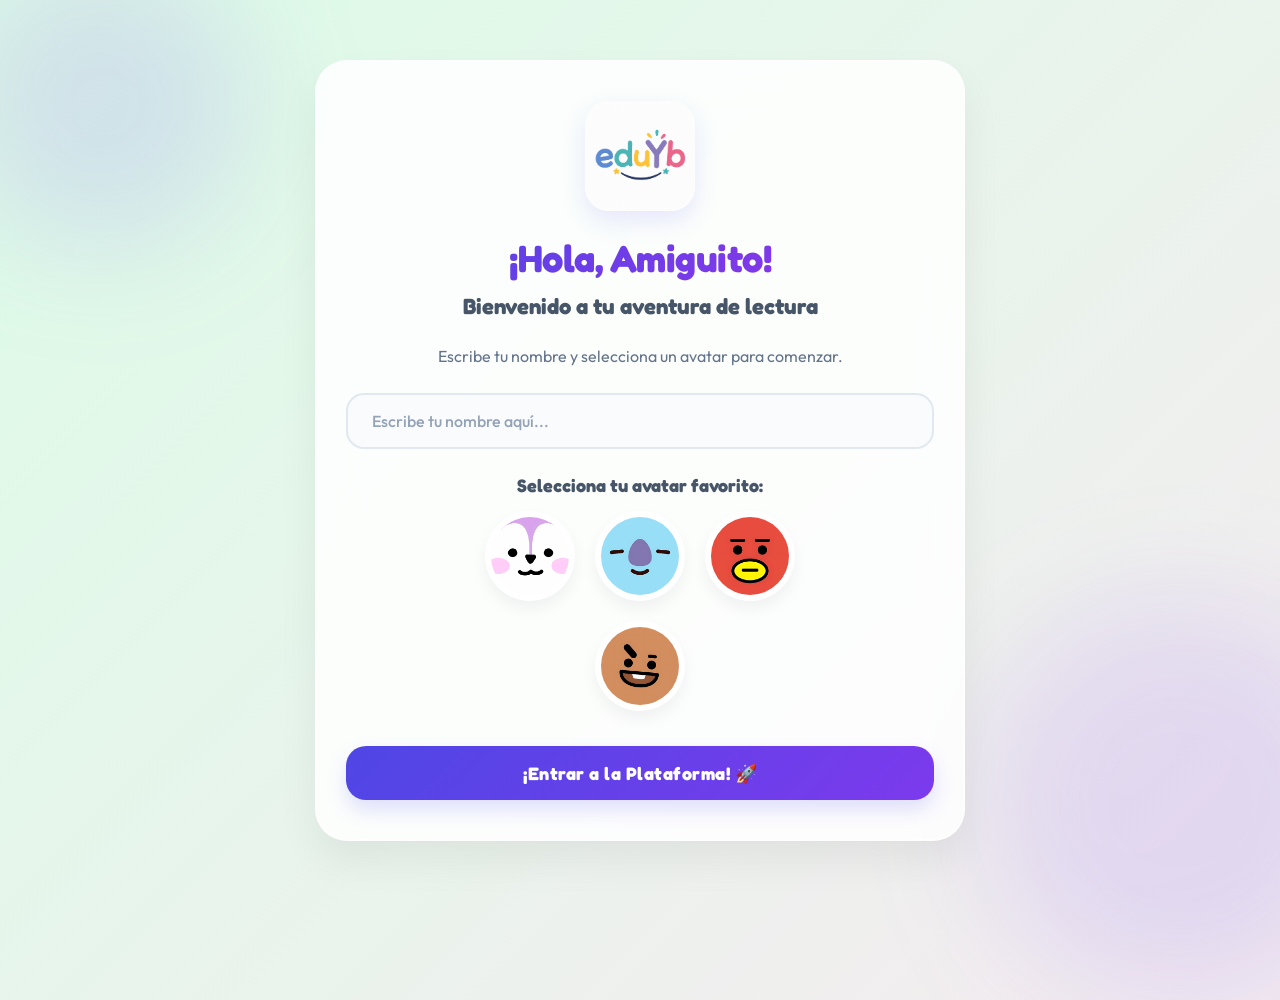
<file: index.html>
<!DOCTYPE html>
<html lang="es">
<head>
    <meta charset="UTF-8">
    <meta name="viewport" content="width=device-width, initial-scale=1.0">
    <meta name="description" content="Plataforma interactiva de lectura de Caperucita Roja para 4° de educación básica. Aprende con audio, resaltado de texto y juegos educativos.">
    <title>¡Bienvenidos a Caperucita Roja! - Plataforma Educativa</title>
    
    <link rel="icon" href="img/logo1.png" type="image/png">
    <link rel="stylesheet" href="css/estilo.css">
</head>
<body>

    <main class="container">
        <header>
            <img src="img/logo1.png" alt="Logotipo de Caperucita Roja" class="logo" id="main-logo">
            <h1>¡Hola, Amiguito!</h1>
            <h2>Bienvenido a tu aventura de lectura</h2>
        </header>

        <section class="formulario-bienvenida">
            <p>Escribe tu nombre y selecciona un avatar para comenzar.</p>
            <input type="text" id="nombre" placeholder="Escribe tu nombre aquí..." autocomplete="off">
        </section>

        <section class="seleccion-avatar">
            <h3>Selecciona tu avatar favorito:</h3>
            <div class="avatars" role="radiogroup" aria-label="Selección de avatar">
                <img src="img/avatar1.jpeg" alt="Avatar Mono Divertido" onclick="seleccionarAvatar(this)" role="radio" aria-checked="false" tabindex="0">
                <img src="img/avatar2.jpeg" alt="Avatar Gato Juguetón" onclick="seleccionarAvatar(this)" role="radio" aria-checked="false" tabindex="0">
                <img src="img/avatar5.jpeg" alt="Avatar Elefante Simpático" onclick="seleccionarAvatar(this)" role="radio" aria-checked="false" tabindex="0">
                <img src="img/avatar6.jpeg" alt="Avatar Jirafa Amistosa" onclick="seleccionarAvatar(this)" role="radio" aria-checked="false" tabindex="0">
            </div>
        </section>

        <button id="btn-entrar" onclick="validar()">¡Entrar a la Plataforma! 🚀</button>
    </main>

    <script src="js/bienvenida.js"></script>
</body>
</html>
</file>
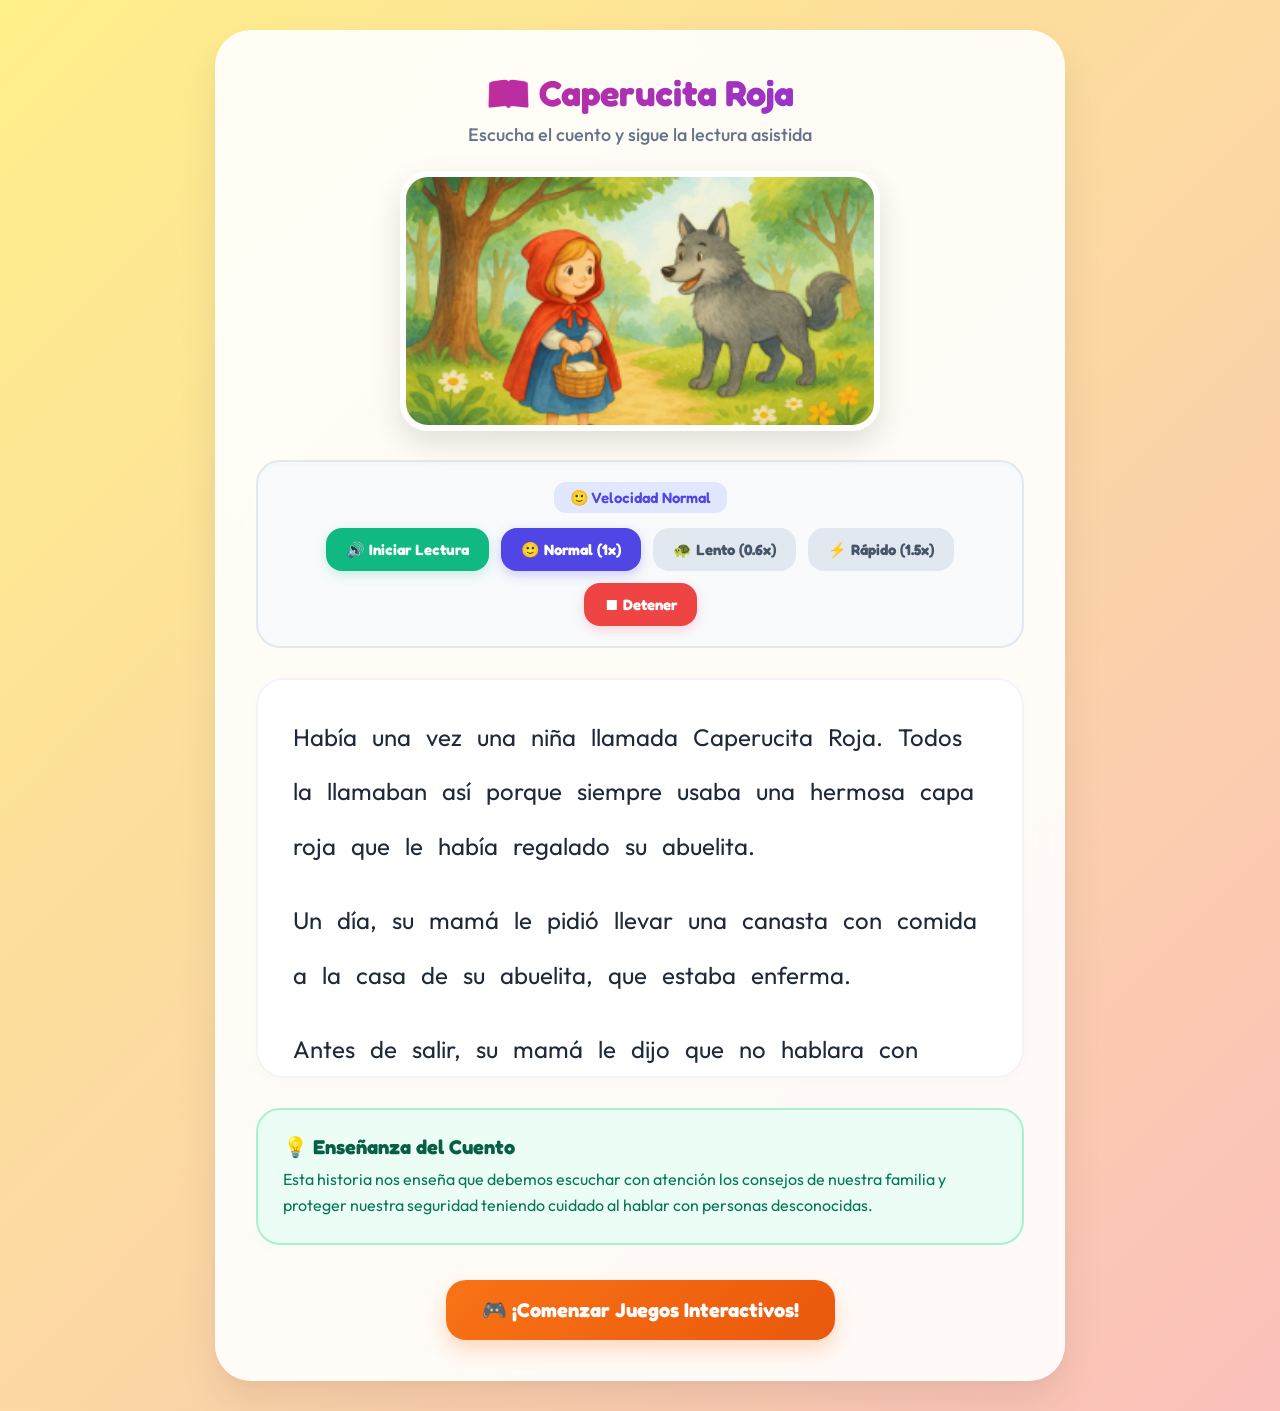
<file: basico4.html>
<!DOCTYPE html>
<html lang="es">
<head>
    <meta charset="UTF-8">
    <meta name="viewport" content="width=device-width, initial-scale=1.0">
    <meta name="description" content="Lectura guiada de Caperucita Roja para alumnos de 4° Básico. Utiliza reproducción por voz interactiva con velocidades ajustable y resaltado dinámico de texto.">
    <title>Lectura Interactiva: Caperucita Roja - 4° Básico</title>
    
    <link rel="icon" href="img/logo1.png" type="image/png">
    <link rel="stylesheet" href="css/aprendizaje.css">
</head>
<body>

    <main class="contenedor">
        <header>
            <h1>📖 Caperucita Roja</h1>
            <h2>Escucha el cuento y sigue la lectura asistida</h2>
        </header>

        <article class="contenido-lectura">
            <img src="img/caperucita3.png" alt="Ilustración de Caperucita Roja caminando por el bosque" class="imagen" id="portada-cuento">

            <!-- CONSOLA DE REPRODUCCIÓN -->
            <section class="reproductor-panel" aria-label="Controles de audio y voz">
                <div class="estado-lectura" id="estado">🙂 Velocidad Normal</div>
                
                <div class="botones-grupo">
                    <button class="btn-leer" id="btn-leer" onclick="leerTexto()" title="Iniciar o reanudar lectura">
                        🔊 Iniciar Lectura
                    </button>
                    
                    <button class="btn-velocidad activo" id="btn-vel-1" onclick="velocidadNormal()" title="Velocidad normal de voz">
                        🙂 Normal (1x)
                    </button>
                    
                    <button class="btn-velocidad" id="btn-vel-05" onclick="velocidadLenta()" title="Velocidad lenta de voz para mejor comprensión">
                        🐢 Lento (0.6x)
                    </button>
                    
                    <button class="btn-velocidad" id="btn-vel-15" onclick="velocidadRapida()" title="Velocidad rápida de voz">
                        ⚡ Rápido (1.5x)
                    </button>
                    
                    <button class="btn-detener" id="btn-detener" onclick="detener()" title="Detener lectura y limpiar resaltado">
                        ⏹ Detener
                    </button>
                </div>
            </section>

            <!-- CAJA DE TEXTO DEL CUENTO -->
            <section class="cuento-texto" aria-label="Texto del cuento">
                <div id="cuento" class="cuento">
                    <!-- Las palabras del cuento serán insertadas y envueltas en spans dinámicamente por JS -->
                </div>
            </section>

            <!-- ENSEÑANZA / MORALEJA -->
            <section class="explicacion" aria-labelledby="titulo-moraleja">
                <h3 id="titulo-moraleja">💡 Enseñanza del Cuento</h3>
                <p>Esta historia nos enseña que debemos escuchar con atención los consejos de nuestra familia y proteger nuestra seguridad teniendo cuidado al hablar con personas desconocidas.</p>
            </section>

            <!-- BOTÓN JUGAR -->
            <footer class="jugar">
                <a href="juego1.html" class="btn-jugar" id="lnk-jugar">
                    🎮 ¡Comenzar Juegos Interactivos!
                </a>
            </footer>
        </article>
    </main>

    <script src="js/aprendizaje.js"></script>
</body>
</html>
</file>
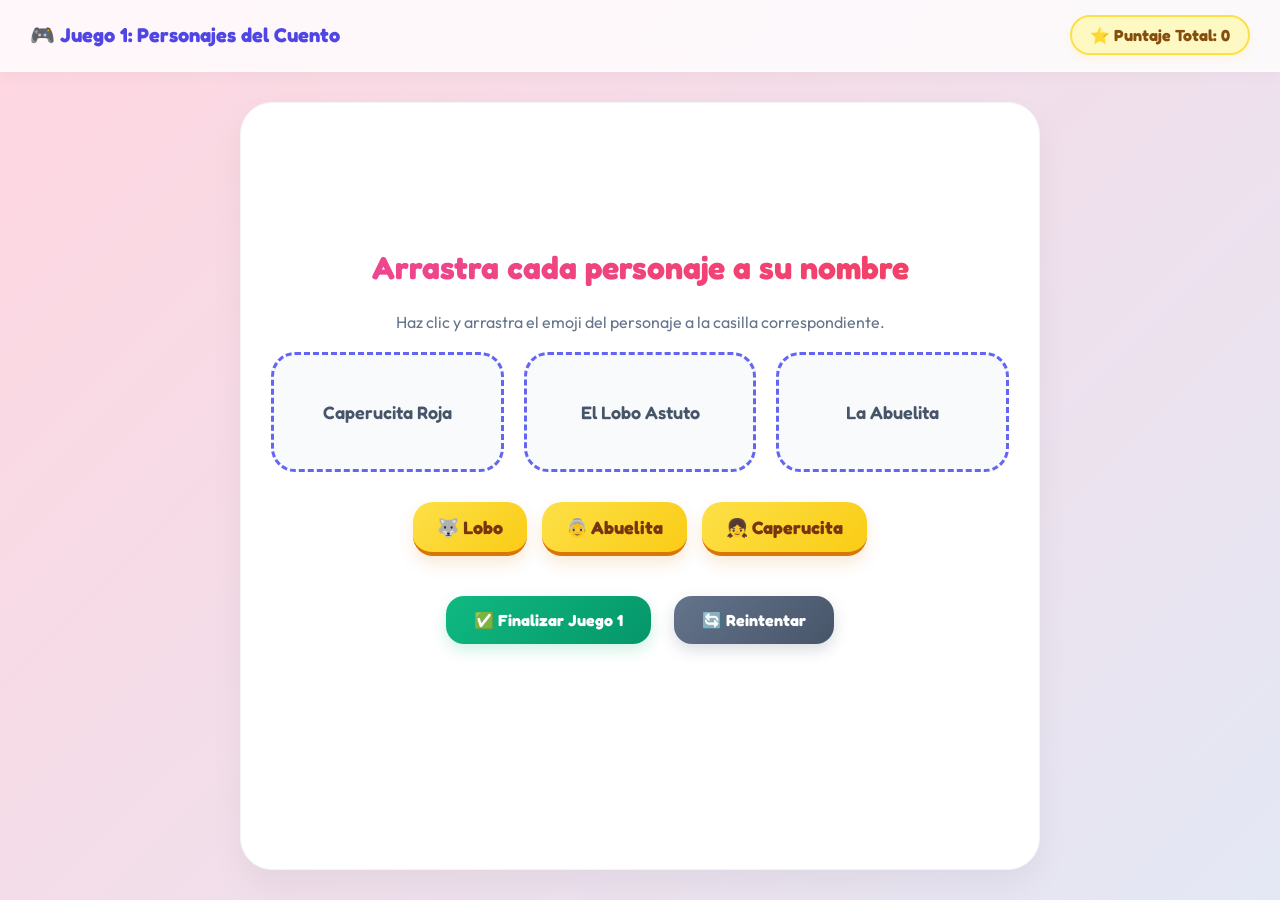
<file: juego1.html>
<!DOCTYPE html>
<html lang="es">
<head>
    <meta charset="UTF-8">
    <meta name="viewport" content="width=device-width, initial-scale=1.0">
    <meta name="description" content="Juego interactivo de Caperucita Roja: Arrastra los personajes del bosque a su respectivo nombre para ganar puntos.">
    <title>Juego 1: Personajes del Cuento - Caperucita Roja</title>
    
    <link rel="icon" href="img/logo1.png" type="image/png">
    <link rel="stylesheet" href="css/juegos.css">
</head>
<body>

    <header>
        <div>🎮 Juego 1: Personajes del Cuento</div>
        <div aria-live="polite">⭐ Puntaje Total: <span id="puntaje">0</span></div>
    </header>

    <main class="contenedor">
        <h1>Arrastra cada personaje a su nombre</h1>
        <p>Haz clic y arrastra el emoji del personaje a la casilla correspondiente.</p>

        <!-- ZONAS DE DROP -->
        <section class="zonas-contenedor" aria-label="Zonas de destino">
            <div class="zona" data-respuesta="caperucita" ondrop="soltar(event)" ondragover="permitirSoltar(event)" ondragleave="dragLeave(event)">
                Caperucita Roja
            </div>
            <div class="zona" data-respuesta="lobo" ondrop="soltar(event)" ondragover="permitirSoltar(event)" ondragleave="dragLeave(event)">
                El Lobo Astuto
            </div>
            <div class="zona" data-respuesta="abuelita" ondrop="soltar(event)" ondragover="permitirSoltar(event)" ondragleave="dragLeave(event)">
                La Abuelita
            </div>
        </section>

        <!-- OPCIONES ARRASTRABLES -->
        <section class="opciones-contenedor" aria-label="Personajes para arrastrar">
            <div id="op1" class="opcion" draggable="true" ondragstart="arrastrar(event)" data-valor="lobo" role="button" aria-grabbed="false">🐺 Lobo</div>
            <div id="op2" class="opcion" draggable="true" ondragstart="arrastrar(event)" data-valor="abuelita" role="button" aria-grabbed="false">👵 Abuelita</div>
            <div id="op3" class="opcion" draggable="true" ondragstart="arrastrar(event)" data-valor="caperucita" role="button" aria-grabbed="false">👧 Caperucita</div>
        </section>

        <!-- CONTROLES -->
        <footer>
            <button class="btn-finalizar" id="btn-finalizar" onclick="validarJuego('juego2.html')">
                ✅ Finalizar Juego 1
            </button>
            <button class="btn-reintentar" id="btn-reintentar" onclick="reiniciar()">
                🔄 Reintentar
            </button>
        </footer>

        <p class="mensaje" id="mensaje" aria-live="assertive"></p>
    </main>

    <script src="js/juego1.js"></script>
</body>
</html>
</file>
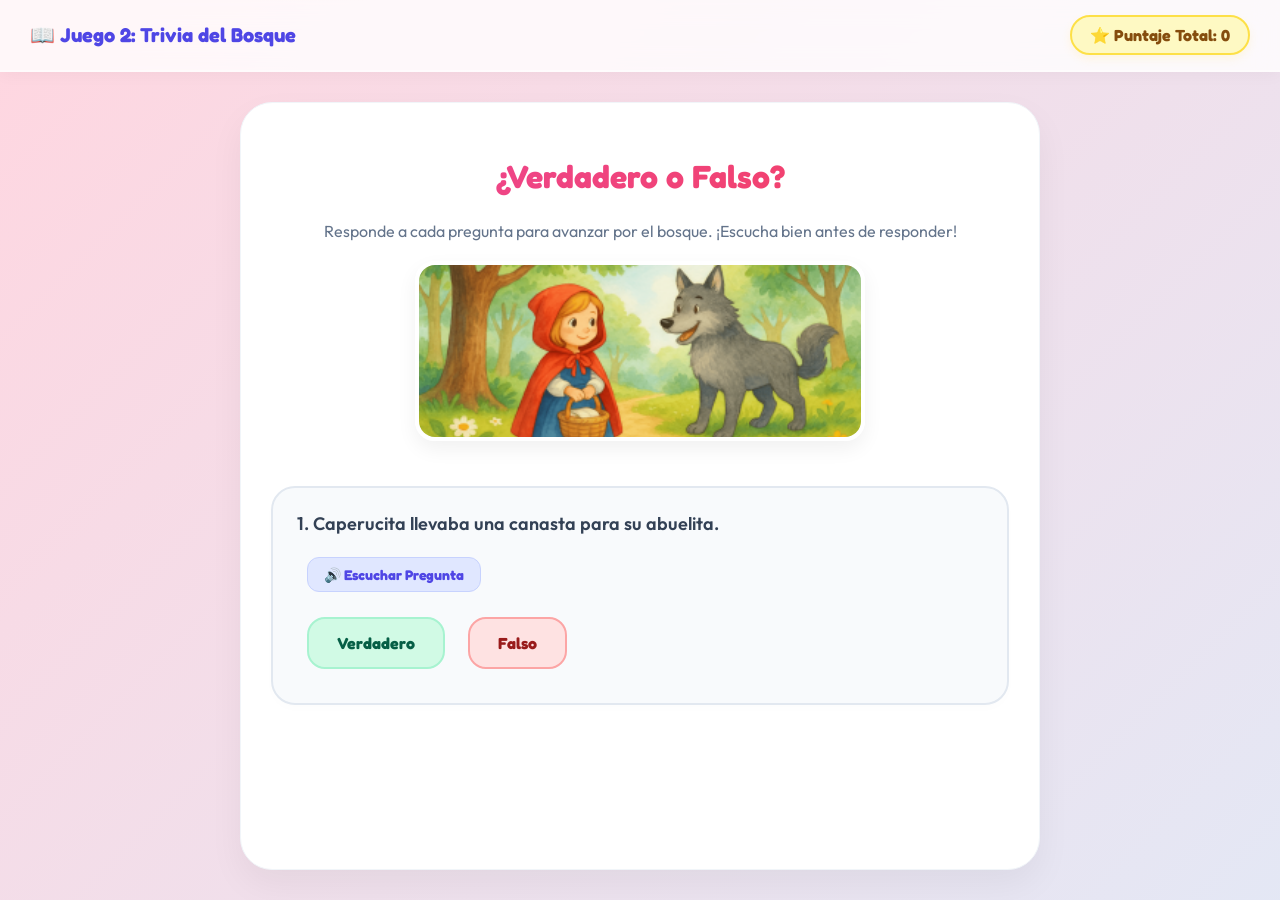
<file: juego2.html>
<!DOCTYPE html>
<html lang="es">
<head>
    <meta charset="UTF-8">
    <meta name="viewport" content="width=device-width, initial-scale=1.0">
    <meta name="description" content="Juego 2: Comprensión lectora. Lee o escucha las preguntas de Verdadero o Falso y demuestra tus conocimientos sobre el cuento.">
    <title>Juego 2: Verdadero o Falso - Caperucita Roja</title>
    
    <link rel="icon" href="img/logo1.png" type="image/png">
    <link rel="stylesheet" href="css/juegos.css">
</head>
<body>

    <header>
        <div>📖 Juego 2: Trivia del Bosque</div>
        <div aria-live="polite">⭐ Puntaje Total: <span id="puntaje">0</span></div>
    </header>

    <main class="contenedor">
        <h1>¿Verdadero o Falso?</h1>
        <p>Responde a cada pregunta para avanzar por el bosque. ¡Escucha bien antes de responder!</p>

        <img src="img/caperucita3.png" alt="Caperucita Roja en el bosque" class="imagen-juego" id="ilustracion-juego">

        <div class="trivia-container">
            <!-- PREGUNTA 1 -->
            <section class="pregunta-card trivia-card" id="card-1" aria-label="Pregunta 1">
                <p>1. Caperucita llevaba una canasta para su abuelita.</p>
                <button class="btn-audio" onclick="leerPregunta('Caperucita llevaba una canasta para su abuelita')">
                    🔊 Escuchar Pregunta
                </button>
                <div class="botones-opciones">
                    <button class="btn-verdadero" onclick="responder(this, true, 1)">
                        Verdadero
                    </button>
                    <button class="btn-falso" onclick="responder(this, false, 1)">
                        Falso
                    </button>
                </div>
            </section>

            <!-- PREGUNTA 2 -->
            <section class="pregunta-card trivia-card hidden" id="card-2" aria-label="Pregunta 2">
                <p>2. El lobo ayudó a Caperucita.</p>
                <button class="btn-audio" onclick="leerPregunta('El lobo ayudó a Caperucita')">
                    🔊 Escuchar Pregunta
                </button>
                <div class="botones-opciones">
                    <button class="btn-verdadero" onclick="responder(this, false, 2)">
                        Verdadero
                    </button>
                    <button class="btn-falso" onclick="responder(this, true, 2)">
                        Falso
                    </button>
                </div>
            </section>

            <!-- PREGUNTA 3 -->
            <section class="pregunta-card trivia-card hidden" id="card-3" aria-label="Pregunta 3">
                <p>3. La mamá le dijo que hablara con extraños.</p>
                <button class="btn-audio" onclick="leerPregunta('La mamá le dijo que hablara con extraños')">
                    🔊 Escuchar Pregunta
                </button>
                <div class="botones-opciones">
                    <button class="btn-verdadero" onclick="responder(this, false, 3)">
                        Verdadero
                    </button>
                    <button class="btn-falso" onclick="responder(this, true, 3)">
                        Falso
                    </button>
                </div>
            </section>
        </div>

        <!-- CONTROLES -->
        <footer>
            <button class="btn-finalizar" id="btn-finalizar" onclick="finalizar()" style="display: none;">
                🎮 Finalizar Juego 2
            </button>
        </footer>

        <p class="mensaje" id="resultado" aria-live="assertive"></p>
    </main>

    <script src="js/juego2.js"></script>
</body>
</html>
</file>
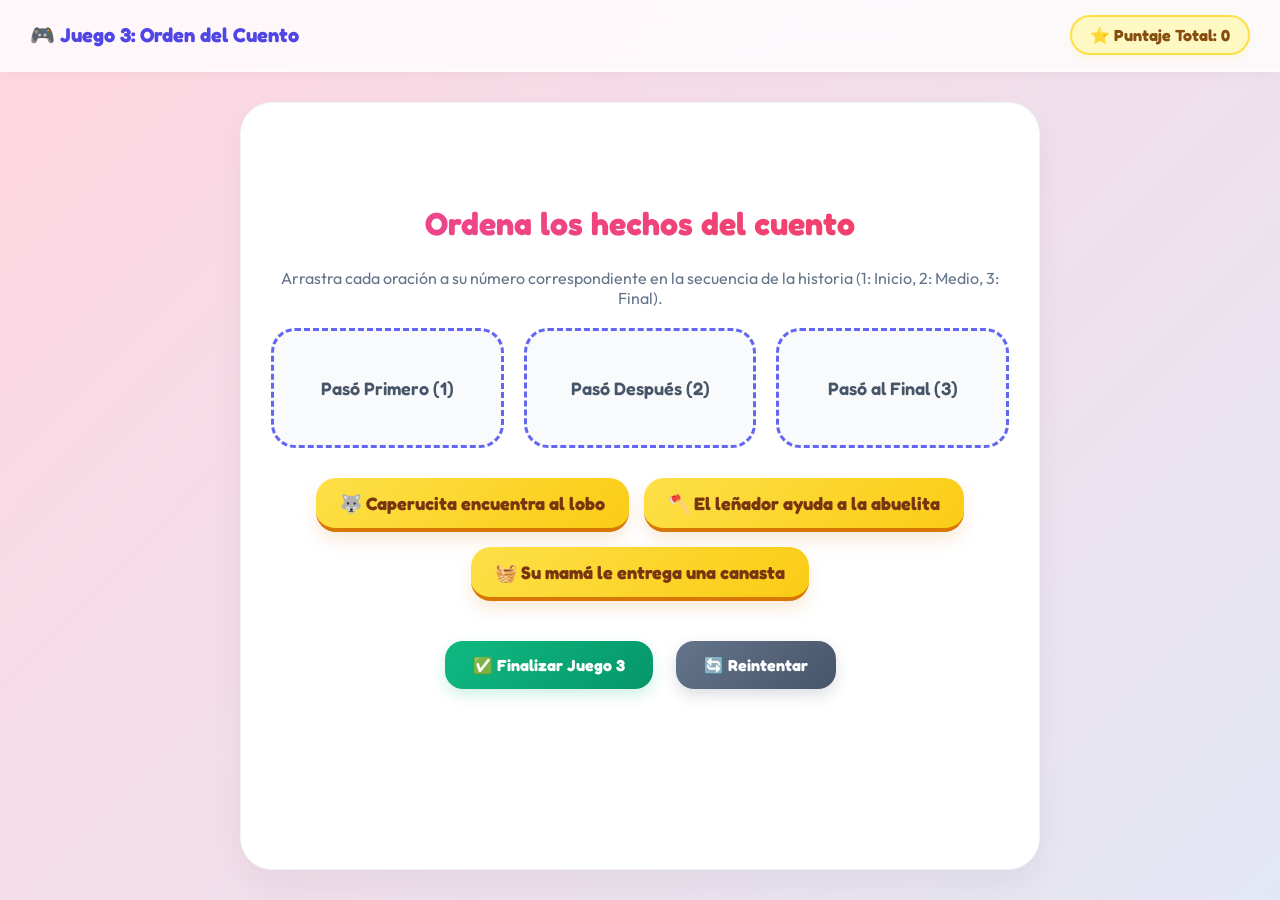
<file: juego3.html>
<!DOCTYPE html>
<html lang="es">
<head>
    <meta charset="UTF-8">
    <meta name="viewport" content="width=device-width, initial-scale=1.0">
    <meta name="description" content="Juego 3: Ordena la historia. Coloca las partes de Caperucita Roja en el orden correcto (Inicio, Desarrollo y Final) para ganar estrellas.">
    <title>Juego 3: Orden del Cuento - Caperucita Roja</title>
    
    <link rel="icon" href="img/logo1.png" type="image/png">
    <link rel="stylesheet" href="css/juegos.css">
</head>
<body>

    <header>
        <div>🎮 Juego 3: Orden del Cuento</div>
        <div aria-live="polite">⭐ Puntaje Total: <span id="puntaje">0</span></div>
    </header>

    <main class="contenedor">
        <h1>Ordena los hechos del cuento</h1>
        <p>Arrastra cada oración a su número correspondiente en la secuencia de la historia (1: Inicio, 2: Medio, 3: Final).</p>

        <!-- ZONAS DE DROP (PASOS DEL CUENTO) -->
        <section class="zonas-contenedor" aria-label="Línea de tiempo del cuento">
            <div class="zona" data-respuesta="inicio" ondrop="soltar(event)" ondragover="permitirSoltar(event)" ondragleave="dragLeave(event)">
                Pasó Primero (1)
            </div>
            <div class="zona" data-respuesta="medio" ondrop="soltar(event)" ondragover="permitirSoltar(event)" ondragleave="dragLeave(event)">
                Pasó Después (2)
            </div>
            <div class="zona" data-respuesta="final" ondrop="soltar(event)" ondragover="permitirSoltar(event)" ondragleave="dragLeave(event)">
                Pasó al Final (3)
            </div>
        </section>

        <!-- OPCIONES ORRASTRABLES -->
        <section class="opciones-contenedor" aria-label="Eventos del cuento">
            <div id="op1" class="opcion" draggable="true" ondragstart="arrastrar(event)" data-valor="medio" role="button" aria-grabbed="false">
                🐺 Caperucita encuentra al lobo
            </div>
            <div id="op2" class="opcion" draggable="true" ondragstart="arrastrar(event)" data-valor="final" role="button" aria-grabbed="false">
                🪓 El leñador ayuda a la abuelita
            </div>
            <div id="op3" class="opcion" draggable="true" ondragstart="arrastrar(event)" data-valor="inicio" role="button" aria-grabbed="false">
                🧺 Su mamá le entrega una canasta
            </div>
        </section>

        <!-- CONTROLES -->
        <footer>
            <button class="btn-finalizar" id="btn-finalizar" onclick="validarJuego()">
                ✅ Finalizar Juego 3
            </button>
            <button class="btn-reintentar" id="btn-reintentar" onclick="reiniciar()">
                🔄 Reintentar
            </button>
        </footer>

        <p class="mensaje" id="mensaje" aria-live="assertive"></p>
    </main>

    <script src="js/juego3.js"></script>
</body>
</html>
</file>
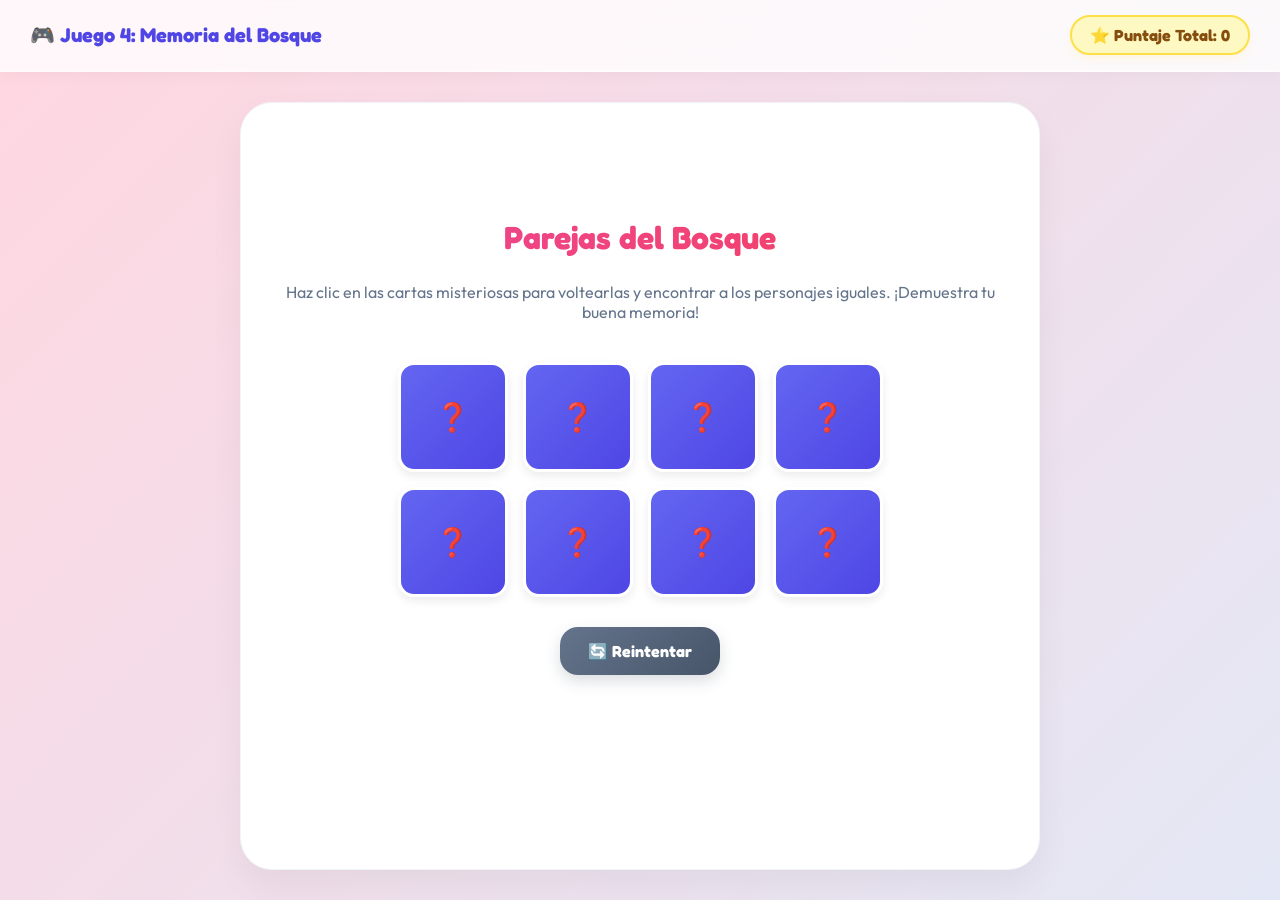
<file: juego4.html>
<!DOCTYPE html>
<html lang="es">
<head>
    <meta charset="UTF-8">
    <meta name="viewport" content="width=device-width, initial-scale=1.0">
    <meta name="description" content="Juego 4: Juego de memoria de Caperucita Roja. Encuentra las parejas de los personajes del bosque para ganar puntos.">
    <title>Juego 4: Memoria del Bosque - Caperucita Roja</title>
    
    <link rel="icon" href="img/logo1.png" type="image/png">
    <link rel="stylesheet" href="css/juegos.css">
</head>
<body>

    <header>
        <div>🎮 Juego 4: Memoria del Bosque</div>
        <div aria-live="polite">⭐ Puntaje Total: <span id="puntaje">0</span></div>
    </header>

    <main class="contenedor">
        <h1>Parejas del Bosque</h1>
        <p>Haz clic en las cartas misteriosas para voltearlas y encontrar a los personajes iguales. ¡Demuestra tu buena memoria!</p>

        <!-- TABLERO DE MEMORIA -->
        <section class="memoria-tablero" id="tablero" aria-label="Tablero de juego de memoria">
            <!-- Las cartas se generarán dinámicamente desde JavaScript -->
        </section>

        <!-- CONTROLES -->
        <footer>
            <button class="btn-finalizar" id="btn-finalizar" onclick="validarJuego()" style="display: none;">
                ✅ Finalizar Juego 4
            </button>
            <button class="btn-reintentar" id="btn-reintentar" onclick="reiniciar()">
                🔄 Reintentar
            </button>
        </footer>

        <p class="mensaje" id="mensaje" aria-live="assertive"></p>
    </main>

    <script src="js/juego4.js"></script>
</body>
</html>
</file>
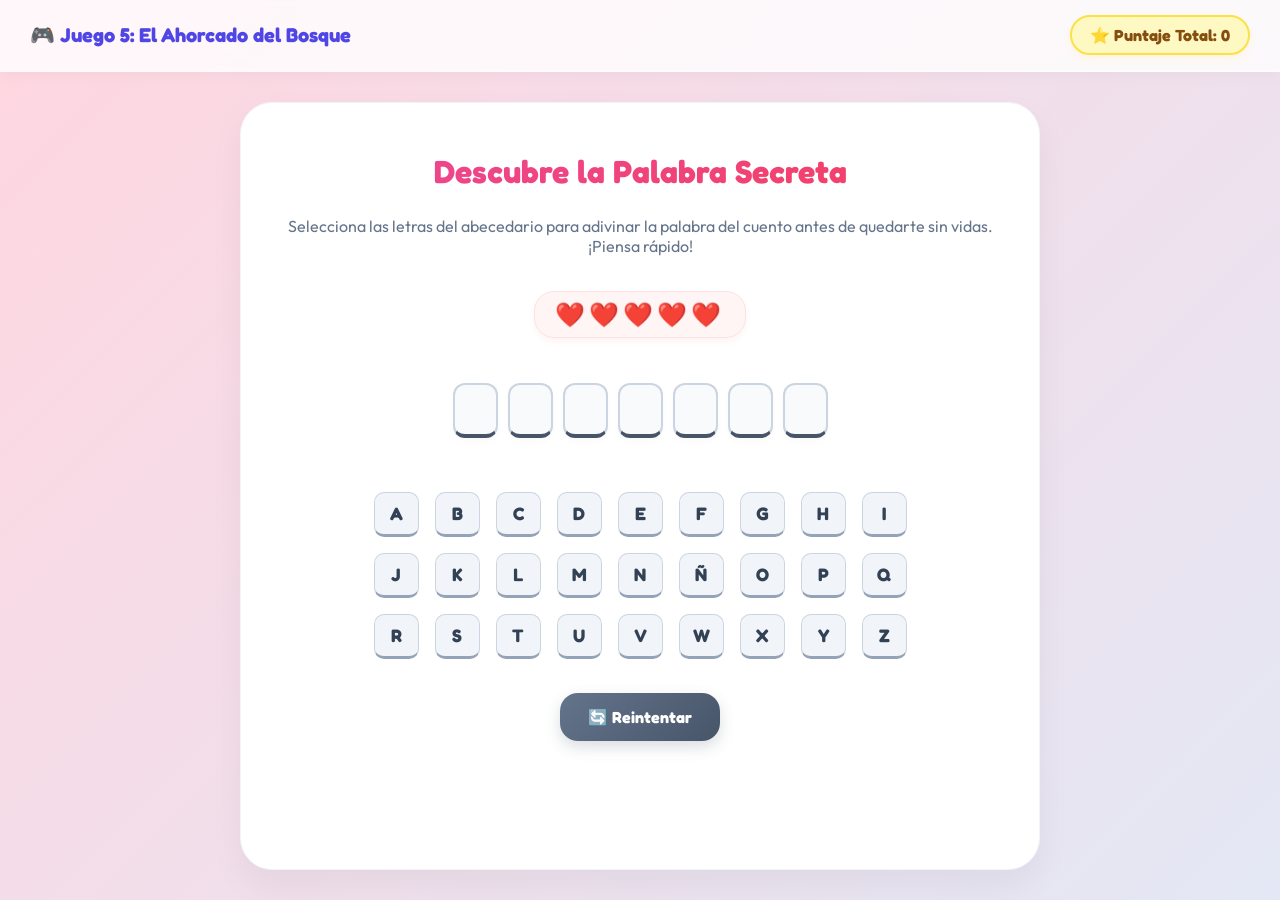
<file: juego5.html>
<!DOCTYPE html>
<html lang="es">
<head>
    <meta charset="UTF-8">
    <meta name="viewport" content="width=device-width, initial-scale=1.0">
    <meta name="description" content="Juego 5: Adivina la palabra secreta. Selecciona las letras correctas para descubrir la palabra misteriosa de Caperucita Roja.">
    <title>Juego 5: El Ahorcado del Bosque - Caperucita Roja</title>
    
    <link rel="icon" href="img/logo1.png" type="image/png">
    <link rel="stylesheet" href="css/juegos.css">
</head>
<body>

    <header>
        <div>🎮 Juego 5: El Ahorcado del Bosque</div>
        <div aria-live="polite">⭐ Puntaje Total: <span id="puntaje">0</span></div>
    </header>

    <main class="contenedor">
        <h1>Descubre la Palabra Secreta</h1>
        <p>Selecciona las letras del abecedario para adivinar la palabra del cuento antes de quedarte sin vidas. ¡Piensa rápido!</p>

        <!-- INDICADOR DE VIDAS -->
        <div class="ahorcado-vidas" id="vidas">
            ❤️❤️❤️❤️❤️
        </div>

        <!-- PALABRA OCULTA -->
        <section class="palabra-ahorcado" id="palabra-secreta" aria-label="Espacios de la palabra">
            <!-- Las letras/guiones se insertarán aquí dinámicamente -->
        </section>

        <!-- TECLADO DE LETRAS -->
        <section class="ahorcado-teclado" id="teclado" aria-label="Teclado virtual">
            <!-- Los botones de letras se generarán dinámicamente -->
        </section>

        <!-- CONTROLES -->
        <footer>
            <button class="btn-finalizar" id="btn-finalizar" onclick="validarJuego('final.html', 30)" style="display: none;">
                ✅ Finalizar Desafío Final
            </button>
            <button class="btn-reintentar" id="btn-reintentar" onclick="reiniciar()">
                🔄 Reintentar
            </button>
        </footer>

        <p class="mensaje" id="mensaje" aria-live="assertive"></p>
    </main>

    <script src="js/juego5.js"></script>
</body>
</html>
</file>
<file: css/estilo.css>
@import url('https://fonts.googleapis.com/css2?family=Fredoka:wght@300..700&family=Outfit:wght@300..900&display=swap');

/* ==========================================================================
   RESET & BASE STYLES
   ========================================================================== */
* {
    margin: 0;
    padding: 0;
    box-sizing: border-box;
}

body {
    min-height: 100vh;
    font-family: 'Outfit', sans-serif;
    background: linear-gradient(-45deg, #e0f2fe, #f3e8ff, #fce7f3, #dcfce7);
    background-size: 400% 400%;
    animation: gradientBG 15s ease infinite;
    display: flex;
    justify-content: center;
    align-items: center;
    padding: 20px;
    color: #1e293b;
    position: relative;
    overflow-x: hidden;
}

@keyframes gradientBG {
    0% { background-position: 0% 50%; }
    50% { background-position: 100% 50%; }
    100% { background-position: 0% 50%; }
}

/* Decoración de burbujas de fondo */
body::before,
body::after {
    content: "";
    position: absolute;
    border-radius: 50%;
    background: linear-gradient(135deg, rgba(168, 85, 247, 0.15), rgba(99, 102, 241, 0.15));
    filter: blur(60px);
    z-index: 0;
    animation: floatBubble 12s infinite alternate ease-in-out;
}

body::before {
    width: 300px;
    height: 300px;
    top: -50px;
    left: -50px;
}

body::after {
    width: 400px;
    height: 400px;
    bottom: -100px;
    right: -100px;
    animation-delay: -6s;
}

@keyframes floatBubble {
    from { transform: translate(0, 0) scale(1); }
    to { transform: translate(30px, 40px) scale(1.1); }
}

/* ==========================================================================
   CONTAINER (CARD)
   ========================================================================== */
.container {
    width: 100%;
    max-width: 650px;
    background: rgba(255, 255, 255, 0.85);
    backdrop-filter: blur(20px);
    -webkit-backdrop-filter: blur(20px);
    border: 1px solid rgba(255, 255, 255, 0.6);
    border-radius: 32px;
    padding: 40px 30px;
    text-align: center;
    position: relative;
    z-index: 1;
    box-shadow: 0 20px 40px rgba(0, 0, 0, 0.06), 
                0 1px 3px rgba(0, 0, 0, 0.02),
                inset 0 0 0 1px rgba(255, 255, 255, 0.5);
    animation: fadeInUp 0.8s cubic-bezier(0.16, 1, 0.3, 1);
}

@keyframes fadeInUp {
    from {
        opacity: 0;
        transform: translateY(30px) scale(0.96);
    }
    to {
        opacity: 1;
        transform: translateY(0) scale(1);
    }
}

/* ==========================================================================
   ELEMENTOS DE LOGO Y TEXTO
   ========================================================================== */
.logo {
    width: 110px;
    height: auto;
    margin-bottom: 20px;
    border-radius: 24px;
    box-shadow: 0 10px 25px rgba(99, 102, 241, 0.15);
    animation: floatLogo 4s infinite ease-in-out;
}

@keyframes floatLogo {
    0% { transform: translateY(0px) rotate(0deg); }
    50% { transform: translateY(-10px) rotate(2deg); }
    100% { transform: translateY(0px) rotate(0deg); }
}

h1 {
    font-family: 'Fredoka', sans-serif;
    font-weight: 700;
    font-size: 38px;
    color: #4f46e5;
    margin-bottom: 12px;
    letter-spacing: -0.5px;
    background: linear-gradient(135deg, #4f46e5, #9333ea);
    -webkit-background-clip: text;
    -webkit-text-fill-color: transparent;
}

h2 {
    font-family: 'Fredoka', sans-serif;
    font-size: 22px;
    color: #475569;
    margin-bottom: 25px;
}

h3 {
    font-family: 'Fredoka', sans-serif;
    font-size: 18px;
    color: #475569;
    margin-bottom: 15px;
}

p {
    font-size: 16px;
    color: #64748b;
    margin-bottom: 25px;
    line-height: 1.5;
}

/* ==========================================================================
   INPUTS Y SELECCIÓN DE NOMBRE
   ========================================================================== */
input[type="text"] {
    width: 100%;
    padding: 16px 24px;
    border: 2px solid #e2e8f0;
    border-radius: 18px;
    background: rgba(248, 250, 252, 0.8);
    font-size: 16px;
    font-family: inherit;
    font-weight: 500;
    color: #1e293b;
    outline: none;
    transition: all 0.3s ease;
    margin-bottom: 25px;
}

input[type="text"]:focus {
    border-color: #6366f1;
    background: #ffffff;
    box-shadow: 0 0 0 4px rgba(99, 102, 241, 0.12);
}

input[type="text"]::placeholder {
    color: #94a3b8;
}
/* ========================================================================== 
   GRID DE AVATARES
   ========================================================================== */
.avatars {
    display: flex;
    flex-wrap: wrap;
    justify-content: center;
    gap: 20px;
    margin-bottom: 35px;
    max-width: 360px;
    margin-left: auto;
    margin-right: auto;
}

.avatars img {
    width: 90px;
    height: 90px;
    object-fit: cover;
    border-radius: 50%;
    cursor: pointer;
    border: 4px solid transparent;
    background: #ffffff;
    padding: 2px;
    box-shadow: 0 8px 16px rgba(0, 0, 0, 0.05);
    transition: all 0.3s ease;
}

.avatars img:hover {
    transform: scale(1.08);
}

.avatars img.selected {
    border-color: #10b981;
    transform: scale(1.1);
    box-shadow: 0 0 0 6px rgba(16, 185, 129, 0.2);
}
/* ==========================================================================
   BOTONES
   ========================================================================== */
button, .btn-primary {
    width: 100%;
    padding: 16px 28px;
    border: none;
    border-radius: 20px;
    background: linear-gradient(135deg, #4f46e5, #7c3aed);
    color: #ffffff;
    font-size: 18px;
    font-weight: 700;
    font-family: 'Fredoka', sans-serif;
    letter-spacing: 0.5px;
    cursor: pointer;
    transition: all 0.3s cubic-bezier(0.16, 1, 0.3, 1);
    box-shadow: 0 10px 20px rgba(99, 102, 241, 0.2);
    display: inline-flex;
    justify-content: center;
    align-items: center;
    text-decoration: none;
}

button:hover, .btn-primary:hover {
    transform: translateY(-3px);
    box-shadow: 0 15px 30px rgba(99, 102, 241, 0.35);
    background: linear-gradient(135deg, #4338ca, #6d28d9);
}

button:active, .btn-primary:active {
    transform: translateY(-1px) scale(0.98);
}

/* ==========================================================================
   ESTILOS DE BIENVENIDA (inicio.html)
   ========================================================================== */
.bienvenida {
    display: flex;
    flex-direction: column;
    align-items: center;
}

.avatar-grande {
    width: 130px;
    height: 130px;
    border-radius: 50%;
    border: 5px solid #ffffff;
    box-shadow: 0 15px 30px rgba(0, 0, 0, 0.1);
    margin: 20px 0;
    object-fit: cover;
    animation: floatAvatar 6s infinite ease-in-out;
}

@keyframes floatAvatar {
    0% { transform: translateY(0px) rotate(0deg); }
    50% { transform: translateY(-8px) rotate(-2deg); }
    100% { transform: translateY(0px) rotate(0deg); }
}

.nombre-alumno {
    font-family: 'Fredoka', sans-serif;
    font-size: 26px;
    color: #1e293b;
    font-weight: 700;
    margin-bottom: 15px;
}

.tarjeta-curso {
    background: rgba(255, 255, 255, 0.6);
    border: 1px solid rgba(255, 255, 255, 0.8);
    border-radius: 24px;
    padding: 24px;
    width: 100%;
    margin-bottom: 25px;
    text-align: center;
}

.tarjeta-curso h3 {
    font-size: 22px;
    color: #4f46e5;
    margin-bottom: 8px;
}

.tarjeta-curso p {
    margin-bottom: 0;
    font-size: 15px;
}

/* ==========================================================================
    RESPONSIVE
   ========================================================================== */
@media(max-width: 500px) {
    .container {
        padding: 30px 20px;
    }
    h1 {
        font-size: 30px;
    }
    .avatars {
        grid-template-columns: repeat(3, 1fr);
        gap: 12px;
    }
    .avatars img {
        width: 70px;
        height: 70px;
    }
}
</file>
<file: css/aprendizaje.css>
@import url('https://fonts.googleapis.com/css2?family=Fredoka:wght@300..700&family=Outfit:wght@300..900&display=swap');

/* ==========================================================================
   RESET & LAYOUT BASE
   ========================================================================== */
* {
    margin: 0;
    padding: 0;
    box-sizing: border-box;
}

body {
    font-family: 'Outfit', sans-serif;
    background: linear-gradient(135deg, #fef08a, #f9a8d4, #a5f3fc);
    background-size: 300% 300%;
    animation: slowGradient 20s ease infinite;
    min-height: 100vh;
    padding: 30px 20px;
    color: #1e293b;
    display: flex;
    justify-content: center;
    align-items: center;
}

@keyframes slowGradient {
    0% { background-position: 0% 50%; }
    50% { background-position: 100% 50%; }
    100% { background-position: 0% 50%; }
}

/* ==========================================================================
   CONTENEDOR PRINCIPAL (GLASSMORPHISM)
   ========================================================================== */
.contenedor {
    width: 100%;
    max-width: 850px;
    background: rgba(255, 255, 255, 0.9);
    backdrop-filter: blur(20px);
    -webkit-backdrop-filter: blur(20px);
    border: 1px solid rgba(255, 255, 255, 0.5);
    border-radius: 36px;
    padding: 40px;
    box-shadow: 0 20px 40px rgba(0, 0, 0, 0.08),
                0 4px 12px rgba(0, 0, 0, 0.03);
    text-align: center;
    animation: popIn 0.6s cubic-bezier(0.16, 1, 0.3, 1);
}

@keyframes popIn {
    from {
        opacity: 0;
        transform: scale(0.95);
    }
    to {
        opacity: 1;
        transform: scale(1);
    }
}

h1 {
    font-family: 'Fredoka', sans-serif;
    font-size: 36px;
    color: #db2777;
    margin-bottom: 8px;
    background: linear-gradient(135deg, #db2777, #7c3aed);
    -webkit-background-clip: text;
    -webkit-text-fill-color: transparent;
}

h2 {
    font-size: 18px;
    color: #64748b;
    font-weight: 500;
    margin-bottom: 25px;
}

/* ==========================================================================
   ILUSTRACIÓN DE PORTADA
   ========================================================================== */
.imagen {
    width: 100%;
    max-width: 480px;
    height: 260px;
    object-fit: cover;
    border-radius: 28px;
    margin-bottom: 25px;
    box-shadow: 0 12px 30px rgba(0, 0, 0, 0.12);
    border: 6px solid #ffffff;
    transition: transform 0.3s ease;
}

.imagen:hover {
    transform: scale(1.02);
}

/* ==========================================================================
   CONSOLA DE CONTROL DE AUDIO / VOZ
   ========================================================================== */
.reproductor-panel {
    background: #f8fafc;
    border: 2px solid #e2e8f0;
    border-radius: 24px;
    padding: 20px;
    margin-bottom: 30px;
    display: flex;
    flex-direction: column;
    gap: 15px;
    box-shadow: inset 0 2px 4px rgba(0,0,0,0.02);
}

.estado-lectura {
    font-family: 'Fredoka', sans-serif;
    font-size: 15px;
    font-weight: 600;
    color: #4f46e5;
    background: #e0e7ff;
    padding: 6px 16px;
    border-radius: 12px;
    display: inline-block;
    align-self: center;
}

.botones-grupo {
    display: flex;
    flex-wrap: wrap;
    justify-content: center;
    gap: 12px;
}

/* Estilo unificado de botones en el reproductor */
.botones-grupo button {
    padding: 12px 20px;
    border: none;
    border-radius: 16px;
    font-family: 'Fredoka', sans-serif;
    font-weight: 700;
    font-size: 15px;
    cursor: pointer;
    transition: all 0.25s ease;
    display: inline-flex;
    align-items: center;
    gap: 8px;
}

/* Botón de Leer/Play */
.btn-leer {
    background: #10b981;
    color: white;
    box-shadow: 0 4px 12px rgba(16, 185, 129, 0.2);
}

.btn-leer:hover {
    background: #059669;
    transform: translateY(-2px);
}

/* Botón de Detener */
.btn-detener {
    background: #ef4444;
    color: white;
    box-shadow: 0 4px 12px rgba(239, 68, 68, 0.2);
}

.btn-detener:hover {
    background: #dc2626;
    transform: translateY(-2px);
}

/* Botones de Velocidad */
.btn-velocidad {
    background: #e2e8f0;
    color: #475569;
}

.btn-velocidad:hover {
    background: #cbd5e1;
    transform: translateY(-2px);
}

/* Estado Activo para Velocidad */
.btn-velocidad.activo {
    background: #4f46e5;
    color: white;
    box-shadow: 0 4px 12px rgba(79, 70, 229, 0.25);
    transform: translateY(0);
}

/* ==========================================================================
   TEXTO DEL CUENTO Y RESALTADO EN TIEMPO REAL
   ========================================================================== */
.cuento {
    background: #ffffff;
    border: 2px solid #f1f5f9;
    padding: 30px;
    border-radius: 28px;
    line-height: 2.1;
    font-size: 24px;
    text-align: left;
    margin-bottom: 30px;
    box-shadow: 0 4px 15px rgba(0, 0, 0, 0.02);
    max-height: 400px;
    overflow-y: auto;
    scrollbar-width: thin;
}

.cuento::-webkit-scrollbar {
    width: 8px;
}
.cuento::-webkit-scrollbar-track {
    background: #f1f5f9;
    border-radius: 10px;
}
.cuento::-webkit-scrollbar-thumb {
    background: #cbd5e1;
    border-radius: 10px;
}

.cuento span {
    padding: 2px 5px;
    border-radius: 8px;
    transition: background-color 0.1s ease, color 0.1s ease;
    display: inline-block;
    cursor: pointer;
}

.cuento span:hover {
    background-color: #f1f5f9;
}

/* Estilo premium del resaltado activo de lectura */
.resaltado {
    background: #fde047 !important;
    color: #1e1b4b !important;
    font-weight: 700;
    transform: scale(1.04);
    box-shadow: 0 4px 10px rgba(253, 224, 71, 0.4);
}

/* ==========================================================================
   EXPLICACIÓN / ENSEÑANZA
   ========================================================================== */
.explicacion {
    background: #ecfdf5;
    border: 2px solid #a7f3d0;
    padding: 25px;
    border-radius: 24px;
    margin-top: 30px;
    text-align: left;
    box-shadow: 0 4px 12px rgba(16, 185, 129, 0.02);
}

.explicacion h3 {
    font-family: 'Fredoka', sans-serif;
    font-size: 20px;
    color: #065f46;
    margin-bottom: 8px;
    display: flex;
    align-items: center;
    gap: 8px;
}

.explicacion p {
    font-size: 16px;
    color: #047857;
    margin-bottom: 0;
    line-height: 1.6;
}

/* ==========================================================================
   BOTÓN JUGAR
   ========================================================================== */
.jugar {
    margin-top: 35px;
}

.btn-jugar {
    display: inline-flex;
    align-items: center;
    gap: 10px;
    background: linear-gradient(135deg, #f97316, #ea580c);
    color: white;
    text-decoration: none;
    padding: 18px 36px;
    border-radius: 20px;
    font-size: 20px;
    font-weight: bold;
    font-family: 'Fredoka', sans-serif;
    transition: all 0.3s cubic-bezier(0.16, 1, 0.3, 1);
    box-shadow: 0 10px 20px rgba(249, 115, 22, 0.25);
}

.btn-jugar:hover {
    transform: translateY(-3px) scale(1.03);
    box-shadow: 0 15px 30px rgba(249, 115, 22, 0.4);
    background: linear-gradient(135deg, #ea580c, #c2410c);
}

.btn-jugar:active {
    transform: translateY(-1px) scale(0.99);
}

/* ==========================================================================
   RESPONSIVE
   ========================================================================== */
@media (max-width: 768px) {
    .contenedor {
        padding: 25px;
    }
    h1 {
        font-size: 28px;
    }
    .cuento {
        font-size: 20px;
        padding: 20px;
    }
    .botones-grupo button {
        padding: 10px 16px;
        font-size: 14px;
    }
}
</file>
<file: css/juegos.css>
@import url('https://fonts.googleapis.com/css2?family=Fredoka:wght@300..700&family=Outfit:wght@300..900&display=swap');

/* ==========================================================================
   RESET & LAYOUT BASE
   ========================================================================== */
* {
    margin: 0;
    padding: 0;
    box-sizing: border-box;
}

body {
    font-family: 'Outfit', sans-serif;
    background: linear-gradient(135deg, #ffd6e0, #d6f0ff, #e8ffdb);
    background-size: 300% 300%;
    animation: flowBG 18s ease infinite;
    min-height: 100vh;
    color: #1e293b;
    display: flex;
    flex-direction: column;
}

@keyframes flowBG {
    0% { background-position: 0% 50%; }
    50% { background-position: 100% 50%; }
    100% { background-position: 0% 50%; }
}

/* ==========================================================================
   HEADER DEL JUEGO (ESTATUS)
   ========================================================================== */
header {
    background: rgba(255, 255, 255, 0.8);
    backdrop-filter: blur(12px);
    -webkit-backdrop-filter: blur(12px);
    border-bottom: 2px solid rgba(255, 255, 255, 0.5);
    padding: 15px 30px;
    display: flex;
    justify-content: space-between;
    align-items: center;
    position: sticky;
    top: 0;
    z-index: 100;
    box-shadow: 0 4px 15px rgba(0,0,0,0.03);
}

header div:first-child {
    font-family: 'Fredoka', sans-serif;
    font-size: 20px;
    font-weight: 700;
    color: #4f46e5;
    display: flex;
    align-items: center;
    gap: 8px;
}

header div:last-child {
    background: #fef9c3;
    border: 2px solid #fde047;
    padding: 8px 18px;
    border-radius: 20px;
    font-family: 'Fredoka', sans-serif;
    font-weight: 700;
    font-size: 16px;
    color: #854d0e;
    box-shadow: 0 4px 8px rgba(253, 224, 71, 0.15);
}

/* ==========================================================================
   CONTENEDOR PRINCIPAL
   ========================================================================== */
.contenedor {
    width: 90%;
    max-width: 800px;
    margin: 30px auto;
    background: #ffffff;
    border-radius: 32px;
    padding: 40px 30px;
    box-shadow: 0 15px 35px rgba(0,0,0,0.05);
    border: 1px solid #f1f5f9;
    text-align: center;
    animation: scaleUp 0.5s cubic-bezier(0.16, 1, 0.3, 1);
    flex-grow: 1;
    display: flex;
    flex-direction: column;
    justify-content: center;
}

@keyframes scaleUp {
    from { opacity: 0; transform: scale(0.96); }
    to { opacity: 1; transform: scale(1); }
}

h1 {
    font-family: 'Fredoka', sans-serif;
    font-size: 32px;
    color: #ec4899;
    margin-bottom: 25px;
    background: linear-gradient(135deg, #ec4899, #f43f5e);
    -webkit-background-clip: text;
    -webkit-text-fill-color: transparent;
}

p {
    font-size: 16px;
    color: #64748b;
    margin-bottom: 20px;
}

/* ==========================================================================
   DRAG AND DROP MECÁNICA
   ========================================================================== */
.zonas-contenedor {
    display: flex;
    flex-wrap: wrap;
    justify-content: center;
    gap: 20px;
    margin-bottom: 30px;
}

.zona {
    flex: 1 1 200px;
    min-height: 120px;
    border: 3px dashed #6366f1;
    border-radius: 24px;
    padding: 15px;
    background: #f8fafc;
    font-family: 'Fredoka', sans-serif;
    font-weight: 600;
    font-size: 18px;
    color: #475569;
    display: flex;
    flex-direction: column;
    justify-content: center;
    align-items: center;
    gap: 10px;
    transition: all 0.3s ease;
    box-shadow: inset 0 2px 4px rgba(0,0,0,0.01);
}

.zona.drag-over {
    border-color: #10b981;
    background: #ecfdf5;
    transform: scale(1.02);
}

.zona.correcta {
    border-style: solid;
    border-color: #10b981;
    background: #d1fae5;
    color: #065f46;
}

/* Tarjetas arrastrables */
.opciones-contenedor {
    display: flex;
    flex-wrap: wrap;
    justify-content: center;
    gap: 15px;
    margin-bottom: 30px;
}

.opcion {
    display: inline-block;
    padding: 14px 24px;
    background: linear-gradient(135deg, #fde047, #facc15);
    border-bottom: 4px solid #d97706;
    border-radius: 20px;
    color: #78350f;
    font-family: 'Fredoka', sans-serif;
    font-weight: 700;
    font-size: 18px;
    cursor: grab;
    user-select: none;
    box-shadow: 0 8px 16px rgba(217, 119, 6, 0.15);
    transition: all 0.3s cubic-bezier(0.175, 0.885, 0.32, 1.275);
}

.opcion:hover {
    transform: translateY(-5px);
    box-shadow: 0 12px 20px rgba(217, 119, 6, 0.25);
}

.opcion:active {
    cursor: grabbing;
    transform: translateY(-2px);
}

/* ==========================================================================
   BOTONES
   ========================================================================== */
button, .btn-action {
    display: inline-flex;
    align-items: center;
    gap: 8px;
    margin: 10px;
    padding: 14px 28px;
    border: none;
    border-radius: 18px;
    font-family: 'Fredoka', sans-serif;
    font-weight: 700;
    font-size: 16px;
    cursor: pointer;
    text-decoration: none;
    transition: all 0.2s ease;
}

button:hover, .btn-action:hover {
    transform: translateY(-2px);
}

/* Botón Finalizar / Siguiente */
.btn-finalizar {
    background: linear-gradient(135deg, #10b981, #059669);
    color: white;
    box-shadow: 0 6px 15px rgba(16, 185, 129, 0.2);
}

.btn-finalizar:hover {
    background: linear-gradient(135deg, #059669, #047857);
    box-shadow: 0 8px 20px rgba(16, 185, 129, 0.3);
}

/* Botón Reintentar */
.btn-reintentar {
    background: linear-gradient(135deg, #64748b, #475569);
    color: white;
    box-shadow: 0 6px 15px rgba(71, 85, 105, 0.2);
}

.btn-reintentar:hover {
    background: linear-gradient(135deg, #475569, #334155);
}

/* ==========================================================================
   MENSAJES DE RESPUESTA
   ========================================================================== */
.mensaje {
    font-family: 'Fredoka', sans-serif;
    font-size: 20px;
    font-weight: 700;
    margin-top: 20px;
    min-height: 30px;
    transition: all 0.3s ease;
}

.mensaje.success {
    color: #10b981;
    animation: bounceText 0.5s ease;
}

.mensaje.error {
    color: #ef4444;
    animation: shakeText 0.4s ease;
}

@keyframes bounceText {
    0%, 100% { transform: scale(1); }
    50% { transform: scale(1.1); }
}

@keyframes shakeText {
    0%, 100% { transform: translateX(0); }
    25% { transform: translateX(-8px); }
    75% { transform: translateX(8px); }
}

/* ==========================================================================
   ESPECÍFICO DE JUEGO 2 (VERDADERO O FALSO)
   ========================================================================== */
.imagen-juego {
    width: 100%;
    max-width: 450px;
    height: 180px;
    object-fit: cover;
    border-radius: 20px;
    margin: 0 auto 25px;
    border: 4px solid #ffffff;
    box-shadow: 0 8px 20px rgba(0,0,0,0.06);
}

.pregunta-card {
    background: #f8fafc;
    border: 2px solid #e2e8f0;
    border-radius: 24px;
    padding: 24px;
    margin-bottom: 20px;
    text-align: left;
    box-shadow: 0 4px 10px rgba(0,0,0,0.01);
}

.pregunta-card p {
    font-size: 18px;
    font-weight: 600;
    color: #334155;
    margin-bottom: 12px;
}

/* Botón Escuchar Pregunta */
.btn-audio {
    background: #e0e7ff;
    color: #4f46e5;
    border: 1px solid #c7d2fe;
    padding: 8px 16px;
    border-radius: 12px;
    font-size: 14px;
    margin-bottom: 15px;
}

.btn-audio:hover {
    background: #c7d2fe;
}

/* Botones de Verdadero y Falso */
.btn-verdadero {
    background: #d1fae5;
    color: #065f46;
    border: 2px solid #a7f3d0;
}

.btn-verdadero:hover {
    background: #a7f3d0;
}

.btn-falso {
    background: #fee2e2;
    color: #991b1b;
    border: 2px solid #fca5a5;
}

.btn-falso:hover {
    background: #fca5a5;
}

/* Estilos de respuesta marcada */
.pregunta-card button.correct-selected {
    background: #10b981 !important;
    color: white !important;
    border-color: #059669 !important;
}

.pregunta-card button.incorrect-selected {
    background: #ef4444 !important;
    color: white !important;
    border-color: #dc2626 !important;
}

/* ==========================================================================
   ESTRELLAS DE FELICITACIONES
   ========================================================================== */
.estrellas-contenedor {
    margin: 20px 0;
    display: flex;
    justify-content: center;
    gap: 15px;
}

.estrella {
    font-size: 60px;
    color: #cbd5e1;
    display: inline-block;
    transition: transform 0.5s ease, color 0.5s ease;
}

.estrella.ganada {
    color: #facc15;
    text-shadow: 0 0 10px rgba(250, 204, 21, 0.4);
    animation: bounceStar 0.8s ease forwards;
}

@keyframes bounceStar {
    0% { transform: scale(0.3) rotate(-30deg); }
    70% { transform: scale(1.2) rotate(15deg); }
    100% { transform: scale(1) rotate(0); }
}

/* ==========================================================================
   RESPONSIVE
   ========================================================================== */
@media (max-width: 768px) {
    .contenedor {
        padding: 30px 20px;
    }
    h1 {
        font-size: 26px;
    }
    .zona {
        flex: 1 1 100%;
        min-height: 100px;
    }
}

/* ==========================================================================
   ESTILOS DE TRIVIA CARD (JUEGO 2 INTERACTIVO)
   ========================================================================== */
.trivia-container {
    perspective: 1000px;
    margin: 20px 0;
}

.pregunta-card.trivia-card {
    transition: all 0.5s ease;
    opacity: 1;
    transform: rotateX(0deg);
}

.pregunta-card.hidden {
    display: none;
    opacity: 0;
    transform: rotateX(90deg);
}

/* ==========================================================================
   JUEGO 4: MEMORY MATCH (JUEGO DE MEMORIA)
   ========================================================================== */
.memoria-tablero {
    display: flex;
    flex-wrap: wrap;
    justify-content: center;
    gap: 15px;
    max-width: 550px;
    margin: 20px auto;
}

.carta-memoria {
    width: 110px;
    height: 110px;
    position: relative;
    transform-style: preserve-3d;
    transition: transform 0.5s cubic-bezier(0.175, 0.885, 0.32, 1.275);
    cursor: pointer;
}

@media (max-width: 480px) {
    .carta-memoria {
        width: 85px;
        height: 85px;
    }
    .memoria-tablero {
        gap: 10px;
    }
}

.carta-memoria:active {
    transform: scale(0.97);
    transition: transform 0.1s;
}

.carta-memoria.volteada {
    transform: rotateY(180deg);
}

.cara-carta {
    position: absolute;
    width: 100%;
    height: 100%;
    backface-visibility: hidden;
    border-radius: 16px;
    display: flex;
    justify-content: center;
    align-items: center;
    font-size: 36px;
    box-shadow: 0 4px 10px rgba(0, 0, 0, 0.08);
}

.carta-dorso {
    background: linear-gradient(135deg, #6366f1, #4f46e5);
    border: 3px solid #ffffff;
    color: #ffffff;
    font-weight: bold;
}

.carta-dorso::before {
    content: "❓";
    font-size: 28px;
}

.carta-frente {
    background: #ffffff;
    border: 3px solid #4f46e5;
    transform: rotateY(180deg);
    font-family: 'Fredoka', sans-serif;
}

.carta-memoria.emparejada .carta-frente {
    border-color: #10b981;
    background: #d1fae5;
    animation: pulseMatch 0.5s ease;
}

@keyframes pulseMatch {
    0%, 100% { transform: rotateY(180deg) scale(1); }
    50% { transform: rotateY(180deg) scale(1.1); }
}

/* ==========================================================================
   JUEGO 5: EL AHORCADO DEL BOSQUE
   ========================================================================== */
.palabra-ahorcado {
    display: flex;
    justify-content: center;
    gap: 10px;
    margin: 30px 0;
    flex-wrap: wrap;
}

.letra-espacio {
    width: 45px;
    height: 55px;
    background: #f8fafc;
    border: 2px solid #cbd5e1;
    border-bottom: 4px solid #475569;
    border-radius: 12px;
    font-size: 32px;
    font-family: 'Fredoka', sans-serif;
    font-weight: 700;
    color: #1e293b;
    display: flex;
    justify-content: center;
    align-items: center;
    text-transform: uppercase;
    box-shadow: 0 4px 6px rgba(0,0,0,0.02);
}

.ahorcado-teclado {
    display: flex;
    flex-wrap: wrap;
    justify-content: center;
    gap: 8px;
    max-width: 600px;
    margin: 20px auto;
}

.tecla {
    width: 45px;
    height: 45px;
    padding: 0 !important;
    margin: 4px !important;
    display: flex !important;
    align-items: center !important;
    justify-content: center !important;
    gap: 0 !important;
    border-radius: 10px;
    background: #f1f5f9;
    border: 1px solid #cbd5e1;
    border-bottom: 3px solid #94a3b8;
    color: #334155;
    font-family: 'Fredoka', sans-serif;
    font-weight: 700;
    font-size: 18px;
    cursor: pointer;
    transition: all 0.15s ease;
}

.tecla:hover:not(:disabled) {
    background: #e2e8f0;
    transform: translateY(-2px);
}

.tecla:disabled {
    cursor: not-allowed;
    opacity: 0.5;
}

.tecla.acierto {
    background: #d1fae5;
    border-color: #a7f3d0;
    border-bottom-color: #059669;
    color: #065f46;
}

.tecla.fallo {
    background: #fee2e2;
    border-color: #fca5a5;
    border-bottom-color: #dc2626;
    color: #991b1b;
}

.ahorcado-vidas {
    font-size: 24px;
    margin: 15px auto;
    font-family: 'Fredoka', sans-serif;
    color: #ef4444;
    background: #fff5f5;
    border: 1px solid #fee2e2;
    padding: 8px 20px;
    border-radius: 20px;
    display: inline-block;
    letter-spacing: 4px;
    box-shadow: 0 4px 6px rgba(239, 68, 68, 0.05);
}
.btn-juegos {
    background: linear-gradient(135deg, #22c55e, #16a34a);
    color: white;
}

.btn-juegos:hover {
    transform: translateY(-3px);
    box-shadow: 0 6px 15px rgba(34, 197, 94, 0.4);
}
</file>
